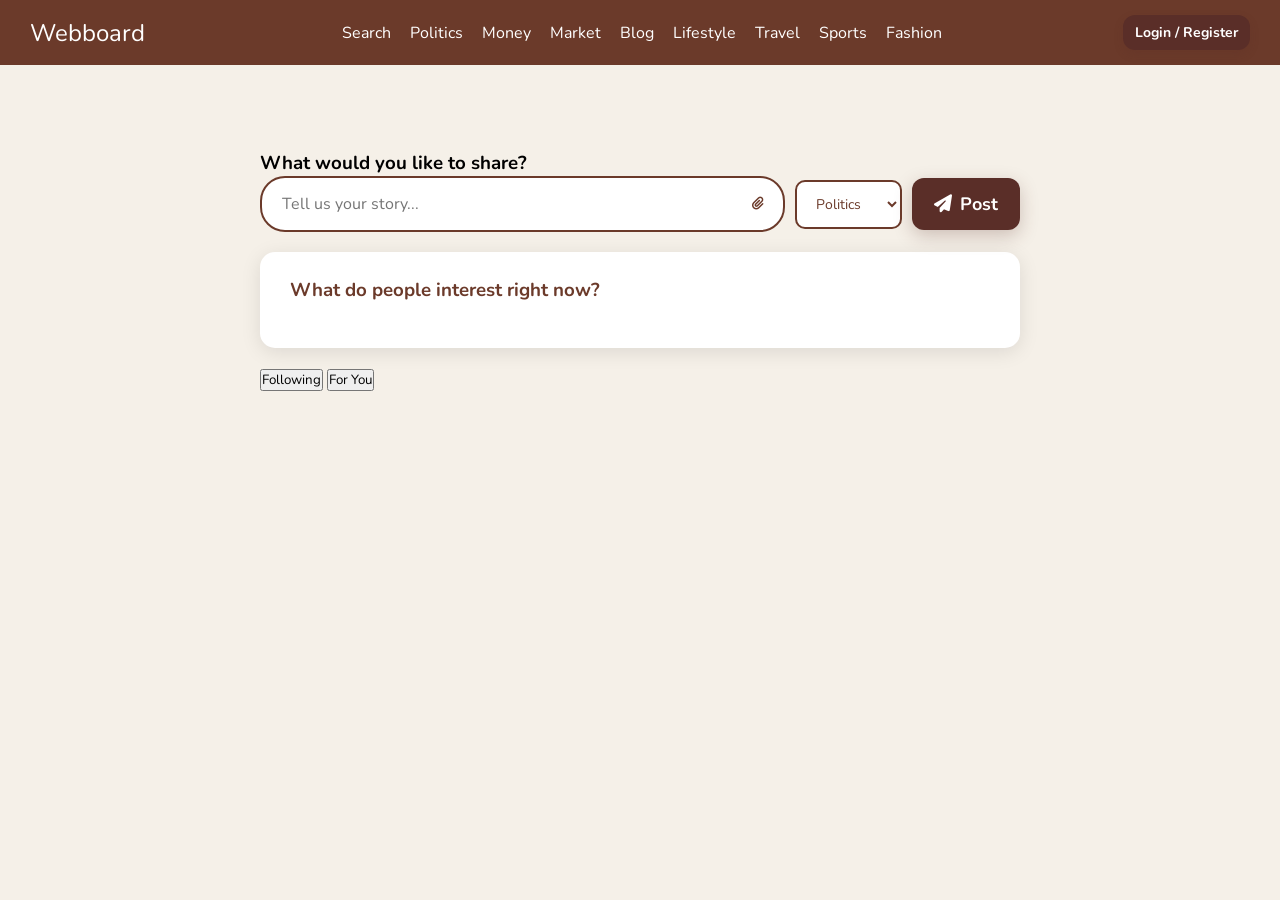
<file: index.html>
<!DOCTYPE html>
<html lang="en">
    <head>
        <meta charset="utf-8">
        <meta name="viewport" content="width=device-width,initial-scale=1">
        <title>Webboard</title>
        <link href="https://fonts.googleapis.com/css2?family=Playfair+Display:wght@400;700&family=Nunito:wght@400;600&display=swap" rel="stylesheet">
        <link href="https://fonts.googleapis.com/css2?family=Material+Symbols+Outlined" rel="stylesheet">
        <link rel="stylesheet" href="https://fonts.googleapis.com/css2?family=Material+Symbols+Outlined:opsz,wght,FILL,GRAD@20..48,100..700,0..1,-50..200&icon_names=favorite" />
        <link rel="stylesheet" href="https://cdnjs.cloudflare.com/ajax/libs/font-awesome/6.4.0/css/all.min.css" />
        <link rel="stylesheet" href="https://fonts.googleapis.com/css2?family=Material+Symbols+Outlined:opsz,wght,FILL,GRAD@20..48,100..700,0..1,-50..200&icon_names=visibility" />
        <link rel="stylesheet" href="style.css">
        <style>
            .material-symbols-outlined {
                font-variation-settings:
                'FILL' 0,
                'wght' 400,
                'GRAD' 0,
                'opsz' 24
            }
        </style>
    </head>
    <body>
        <header>
            <a href="index.html" class="brand">Webboard</a>
            <nav>
                <a href="#">Search</a>
                <a href="politics.html">Politics</a>
                <a href="#">Money</a>
                <a href="#">Market</a>
                <a href="#">Blog</a>
                <a href="#">Lifestyle</a>
                <a href="#">Travel</a>
                <a href="#">Sports</a>
                <a href="#">Fashion</a>
            </nav>
            <div class="auth-area">
                <button id="authBtn">Login / Register</button>
                <span id="loggedIndicator" style="display:none;margin-left:8px;color:#2b912b;font-weight:600;">● Logged in</span>
            </div>
        </header>
        <main>
            <div class="post-create"></div>
            <h3>What would you like to share?</h3>
            <div class="post-input-row">
                <div class="post-input-wrapper">
                    <input type="text" placeholder="Tell us your story..." class="post-input" id="postInput">
                    <button type="button" class="attach-btn" id="attachBtn" aria-label="Attach file">
                        <i class="fa-solid fa-paperclip"></i>
                    </button>
                    <input type="file" id="attachInput" style="display:none" multiple>
                </div>
                <select class="category-select">
                    <option value="Politics">Politics</option>
                    <option value="Money">Money</option>
                    <option value="Market">Market</option>
                    <option value="Blog">Blog</option>
                    <option value="Lifestyle">Lifestyle</option>
                    <option value="Travel">Travel</option>
                    <option value="Sports">Sports</option>
                    <option value="Fashion">Fashion</option>
                </select>
                <div style="display:flex;gap:8px;align-items:center">
                    <button class="post-btn" id="postBtnLive"><i class="fa-solid fa-paper-plane"></i> Post</button>
                </div>
            </div>
            <div id="fileList" class="file-list" aria-live="polite" style="margin-top:8px;font-size:0.9rem;color:#444"></div>
            <div class="trending-box">
                <h3>What do people interest right now? </h3>
                <ol id="trendingList" class="trending-list"></ol>
            </div>
            <div class="feed-section">
                <div class="feed-tabs">
                    <button class="tab-btn active">Following</button>
                    <button class="tab-btn">For You</button>
            </div>
            <div class="posts-grid" id="posts-grid">
                
            </div>
        </main>

        <!-- Share modal -->
        <div id="shareModal" style="display:none;position:fixed;inset:0;background:rgba(0,0,0,0.6);align-items:center;justify-content:center;z-index:9998;">
            <div style="position:relative;width:90%;max-width:450px;background:#fff;border-radius:12px;padding:20px;box-shadow:0 8px 24px rgba(0,0,0,0.2);">
                <button id="closeShareModal" aria-label="Close" style="position:absolute;right:12px;top:12px;background:transparent;border:none;font-size:24px;cursor:pointer;color:#999;">&times;</button>
                <h3 style="margin:0 0 16px 0;color:#3a2a1a;">Share this post</h3>
                <div style="display:flex;flex-direction:column;gap:10px;">
                    <button id="shareToUser" style="padding:10px;text-align:left;border:1px solid #ddd;border-radius:8px;background:#fff;cursor:pointer;">📤 Share to platform (mention user)</button>
                    <button id="copyUrl" style="padding:10px;text-align:left;border:1px solid #ddd;border-radius:8px;background:#fff;cursor:pointer;">🔗 Copy link</button>
                    <div style="padding-top:8px;border-top:1px solid #f0e8e0;">
                        <p style="margin:0 0 8px 0;font-size:12px;color:#777;font-weight:600;">Share on other platforms:</p>
                        <div style="display:flex;gap:8px;flex-wrap:wrap;">
                            <a id="shareTwitter" href="#" target="_blank" style="padding:8px 12px;border-radius:6px;background:#1DA1F2;color:#fff;text-decoration:none;font-size:12px;font-weight:600;">Twitter/X</a>
                            <a id="shareFacebook" href="#" target="_blank" style="padding:8px 12px;border-radius:6px;background:#1877F2;color:#fff;text-decoration:none;font-size:12px;font-weight:600;">Facebook</a>
                            <a id="shareLinkedin" href="#" target="_blank" style="padding:8px 12px;border-radius:6px;background:#0A66C2;color:#fff;text-decoration:none;font-size:12px;font-weight:600;">LinkedIn</a>
                            <a id="shareWhatsapp" href="#" target="_blank" style="padding:8px 12px;border-radius:6px;background:#25D366;color:#fff;text-decoration:none;font-size:12px;font-weight:600;">WhatsApp</a>
                            <a id="shareLine" href="#" target="_blank" style="padding:8px 12px;border-radius:6px;background:#00B900;color:#fff;text-decoration:none;font-size:12px;font-weight:600;">Line</a>
                        </div>
                    </div>
                </div>
            </div>
        </div>

        <!-- Login modal -->
        <div id="loginModal" style="display:none;position:fixed;inset:0;background:rgba(0,0,0,0.6);align-items:center;justify-content:center;z-index:9999;">
            <div style="position:relative;width:90%;max-width:500px;background:#fff;border-radius:12px;padding:20px;box-shadow:0 8px 24px rgba(0,0,0,0.2);">
                <button id="closeLoginModal" aria-label="Close" style="position:absolute;right:12px;top:12px;background:transparent;border:none;font-size:24px;cursor:pointer;color:#999;">&times;</button>
                <h3 style="margin:0 0 16px 0;color:#3a2a1a;">Please login to post</h3>
                <p style="color:#666;margin:0 0 16px 0;font-size:14px;">You need to be logged in to share your thoughts. Sign in or create an account to get started.</p>
                <div style="display:flex;flex-direction:column;gap:10px;">
                    <button id="goToLoginBtn" style="padding:12px;text-align:center;border:none;border-radius:8px;background:#6B3A2A;color:#fff;cursor:pointer;font-weight:600;font-size:14px;">Login</button>
                    <button id="goToRegisterBtn" style="padding:12px;text-align:center;border:1px solid #ddd;border-radius:8px;background:#fff;color:#6B3A2A;cursor:pointer;font-weight:600;font-size:14px;">Register</button>
                </div>
            </div>
        </div>

        <script>
            (function(){
                const attachBtn = document.getElementById('attachBtn');
                const attachInput = document.getElementById('attachInput');
                const postInput = document.getElementById('postInput');
                const postBtn = document.querySelector('.post-btn');

                const authBtn = document.getElementById('authBtn');
                const loggedIndicator = document.getElementById('loggedIndicator');
                const fileList = document.getElementById('fileList');
                let pendingPost = null;


                function updateAuthUI(){
                    const logged = (function(){ try{ return localStorage.getItem('loggedIn') === '1' }catch(e){ return false } })();
                    if(logged){
                        loggedIndicator.style.display = 'inline-block';
                        const userName = localStorage.getItem('userName'); authBtn.textContent = userName ? `Hi, ${userName}!` : 'logout';
                    } else {
                        loggedIndicator.style.display = 'none';
                        authBtn.textContent = 'Login / Register';
                    }
                }

                // Posts storage and real-time/trending logic
                const BC_NAME = 'webboard-channel';
                const storageKey = 'wb_posts';
                const bc = (window.BroadcastChannel ? new BroadcastChannel(BC_NAME) : null);

                function loadPosts(){
                    try{
                        const raw = localStorage.getItem(storageKey);
                        return raw ? JSON.parse(raw) : [];
                    }catch(e){ return []; }
                }
                function savePosts(posts){
                    try{ localStorage.setItem(storageKey, JSON.stringify(posts)); }catch(e){}
                    // notify other tabs
                    if(bc){ bc.postMessage({type:'posts-updated'}); }
                    else { try{ localStorage.setItem('wb_posts_update', Date.now().toString()); }catch(e){} }
                }

                function extractTags(text){
                    const tags = [];
                    try{
                        const re = /#(\w+)/g;
                        let m;
                        while((m = re.exec(text))){ tags.push(m[1].toLowerCase()); }
                    }catch(e){}
                    return tags;
                }

                function computeTalkAbout(p){
                    // derive talkAbout from comments and shares
                    return (p.comments||0) * 2.0 + (p.shares||0) * 1.5;
                }

                function computeScore(p){
                    // Weighted score: likes, dislikes, shares, comments, views, recency
                    const ageHours = Math.max(1, (Date.now() - p.ts) / (1000*60*60));
                    const talk = computeTalkAbout(p);
                    const activity = (p.likes||0)*3 - (p.dislikes||0)*2 + (p.shares||0)*4 + (p.comments||0)*3 + (p.views||0)*0.5 + talk * 1.0;
                    const recency = 1 / ageHours; // newer posts get higher
                    return activity * 1.0 + recency * 50;
                }

                function addPost(content, files){
                    const posts = loadPosts();
                    const post = {
                        id: 'p'+Date.now()+Math.floor(Math.random()*1000),
                        content: content || '',
                        files: files || [],
                        tags: extractTags(content||''),
                        ts: Date.now(),
                        views: 0,
                        likes: 0,
                        dislikes: 0,
                        shares: 0,
                        comments: 0,
                        commentsList: []
                    };
                    posts.push(post);
                    savePosts(posts);
                    renderAll();
                }

                function formatCount(n){ return n>=1000 ? (n/1000).toFixed(1)+'K' : String(n); }

                function timeAgo(ts){
                    const s = Math.floor((Date.now()-ts)/1000);
                    if(s<60) return s+'s';
                    const m = Math.floor(s/60); if(m<60) return m+'m';
                    const h = Math.floor(m/60); if(h<24) return h+'h';
                    const d = Math.floor(h/24); return d+'d';
                }

                const trendingListEl = document.getElementById('trendingList');
                const postsGrid = document.getElementById('posts-grid');

                function renderTrending(){
                    const posts = loadPosts();
                    // sort by score
                    posts.sort((a,b)=> computeScore(b) - computeScore(a));
                    trendingListEl.innerHTML = '';
                    const top = posts.slice(0,6);
                    top.forEach(p=>{
                        const li = document.createElement('li');
                        li.dataset.id = p.id;
                        li.innerHTML = `
                            <div style="display:flex;justify-content:space-between;align-items:center;">
                                <div style="flex:1">
                                    <div class="trend-title" style="font-weight:700;cursor:pointer;">${escapeHtml(p.content.substring(0,120) || '(no text)')}</div>
                                    <div style="font-size:12px;color:#777;margin-top:6px;">
                                        ${p.tags.map(t=>'<span style="background:#f3ece8;border-radius:10px;padding:3px 8px;margin-right:6px;font-size:11px;color:#6b3a2a;">#'+t+'</span>').join('')}
                                    </div>
                                </div>
                                <div style="text-align:right;font-size:12px;color:#999;min-width:120px;">
                                    <div><span class="material-symbols-outlined" style="vertical-align:middle;font-size:16px;color:#6B3A2A;">visibility</span> ${formatCount(p.views)} views · ${timeAgo(p.ts)}</div>
                                    <div style="margin-top:6px;"><i class="fa-regular fa-thumbs-up" style="color:#27AE60;margin-right:2px;"></i>${formatCount(p.likes||0)} <i class="fa-regular fa-thumbs-down" style="color:#E74C3C;margin-right:2px;"></i>${formatCount(p.dislikes||0)} · ${formatCount(p.comments)} 💬</i></div>
                                </div>
                            </div>
                        `;
                        trendingListEl.appendChild(li);
                    });
                }

                function escapeHtml(s){ return String(s).replace(/[&<>\"]/g, c=>({'&':'&amp;','<':'&lt;','>':'&gt;','"':'&quot;'}[c]||c)); }

                function renderPosts(){
                    const posts = loadPosts().slice().sort((a,b)=> b.ts - a.ts);
                    postsGrid.innerHTML = '';
                    posts.forEach(p=>{
                        const card = document.createElement('div');
                        card.style.background='#fff';
                        card.style.borderRadius='12px';
                        card.style.padding='12px';
                        card.style.margin='12px 0';
                        card.dataset.postId = p.id;
                        const commentsList = p.commentsList || [];
                        const isExpanded = card.dataset.expanded === 'true';
                        card.innerHTML = `
                            <div style="font-weight:700;color:#3a2a1a;">${escapeHtml(p.content)}</div>
                            <div style="font-size:12px;color:#777;margin-top:8px;">${p.tags.map(t=>'<span style="margin-right:6px;color:#6B3A2A;">#'+t+'</span>').join('')} · ${timeAgo(p.ts)} · <span class="material-symbols-outlined" style="vertical-align:middle;font-size:16px;color:#6B3A2A;">visibility</span> ${formatCount(p.views)} views</div>
                            <div style="margin-top:8px;font-size:13px;color:#444;display:flex;gap:10px;align-items:center;">
                                <div style="display:flex;align-items:center;gap:4px;">
                                    <button data-action="like-up" data-id="${p.id}" style="padding:4px 8px;border:none;background:transparent;cursor:pointer;display:flex;align-items:center;gap:4px;color:#27AE60;font-weight:600;font-size:12px;transition:transform 0.2s;">
                                        <i class="fa-regular fa-thumbs-up"></i>
                                        <span>${p.likes||0}</span>
                                    </button>
                                    <button data-action="like-down" data-id="${p.id}" style="padding:4px 8px;border:none;background:transparent;cursor:pointer;display:flex;align-items:center;gap:4px;color:#E74C3C;font-weight:600;font-size:12px;transition:transform 0.2s;">
                                        <i class="fa-regular fa-thumbs-down"></i>
                                        <span>${p.dislikes||0}</span>
                                    </button>
                                </div>
                                <button data-action="share" data-id="${p.id}">Share (${p.shares})</button>
                                <button data-action="toggle-comments" data-id="${p.id}" style="font-weight:600;color:#6B3A2A;">Comments (${p.comments})</button>
                            </div>
                            <div class="comments-section" style="display:none;margin-top:12px;padding-top:12px;border-top:1px solid #f0e8e0;">
                                <div class="comments-list" style="margin-bottom:10px;max-height:200px;overflow-y:auto;">
                                    ${commentsList.length === 0 ? '<div style="color:#999;font-size:12px;">No comments yet</div>' : commentsList.map((c,i)=>'<div style="padding:6px 0;font-size:13px;color:#444;">• '+escapeHtml(c)+'</div>').join('')}
                                </div>
                                <div style="display:flex;gap:8px;">
                                    <input type="text" class="comment-input" placeholder="Add a comment..." style="flex:1;padding:8px;border:1px solid #ddd;border-radius:6px;font-size:12px;font-family:'Nunito', sans-serif;">
                                    <button class="add-comment-btn" data-id="${p.id}" style="padding:8px 12px;background:#6B3A2A;color:#fff;border:none;border-radius:6px;cursor:pointer;font-weight:600;font-size:12px;">Post</button>
                                </div>
                            </div>
                        `;
                        postsGrid.appendChild(card);
                        // Auto-increment view count when post is displayed (once per session)
                        try{
                            const viewedKey = 'viewed_' + p.id;
                            if(!sessionStorage.getItem(viewedKey)){
                                sessionStorage.setItem(viewedKey, '1');
                                // Update views without re-rendering
                                const allPosts = loadPosts();
                                const post = allPosts.find(x=>x.id===p.id);
                                if(post){
                                    post.views = (post.views||0) + 1;
                                    savePosts(allPosts);
                                }
                            }
                        }catch(e){}
                    });
                }

                function incrementMetric(id, metric){
                    const posts = loadPosts();
                    const p = posts.find(x=>x.id===id); if(!p) return;
                    p[metric] = (p[metric]||0)+1;
                    savePosts(posts);
                    renderAll();
                }

                function renderAll(){ renderTrending(); renderPosts(); }

                // override performPost to actually add post and broadcast
                function performPost(postData){
                    const content = postData && postData.content ? postData.content : (postInput ? postInput.value : '');
                    const files = postData && postData.files ? postData.files : Array.from((attachInput && attachInput.files) || []).map(f=>f.name);
                    if(!content && files.length===0){ alert('Enter a message or attach files before posting'); return; }
                    addPost(content, files);
                    // clear input and file list
                    if(postInput) postInput.value = '';
                    if(attachInput) attachInput.value = null;
                    if(fileList) fileList.innerHTML = '';
                    alert('Your post has been published');
                }

                // listen to broadcast or storage events for real-time updates
                if(bc){ bc.onmessage = function(){ renderAll(); }; }
                window.addEventListener('storage', function(e){ if(e.key === 'wb_posts' || e.key === 'wb_posts_update') renderAll(); });

                // share modal elements and handlers
                const shareModal = document.getElementById('shareModal');
                const shareModalCloseBtn = document.getElementById('closeShareModal');
                const loginModal = document.getElementById('loginModal');
                const closeLoginModalBtn = document.getElementById('closeLoginModal');
                let activeSharePostId = null;

                function openLoginModal(){
                    loginModal.style.display = 'flex';
                }
                function closeLoginModal(){
                    loginModal.style.display = 'none';
                }

                closeLoginModalBtn.addEventListener('click', closeLoginModal);
                document.getElementById('goToLoginBtn').addEventListener('click', function(){
                    location.href = 'login.html';
                });
                document.getElementById('goToRegisterBtn').addEventListener('click', function(){
                    location.href = 'register.html';
                });

                function openShareModal(postId){
                    activeSharePostId = postId;
                    shareModal.style.display = 'flex';
                    updateShareLinks(postId);
                }
                function closeShareModal(){
                    activeSharePostId = null;
                    shareModal.style.display = 'none';
                }

                function updateShareLinks(postId){
                    const baseUrl = window.location.origin + window.location.pathname + '?postId=' + postId;
                    const posts = loadPosts();
                    const post = posts.find(x=>x.id===postId);
                    const text = (post && post.content) ? post.content.substring(0,100) : 'Check out this post';
                    document.getElementById('shareTwitter').href = 'https://twitter.com/intent/tweet?url=' + encodeURIComponent(baseUrl) + '&text=' + encodeURIComponent(text);
                    document.getElementById('shareFacebook').href = 'https://www.facebook.com/sharer/sharer.php?u=' + encodeURIComponent(baseUrl);
                    document.getElementById('shareLinkedin').href = 'https://www.linkedin.com/sharing/share-offsite/?url=' + encodeURIComponent(baseUrl);
                    document.getElementById('shareWhatsapp').href = 'https://wa.me/?text=' + encodeURIComponent(text + ' ' + baseUrl);
                    document.getElementById('shareLine').href = 'https://social-plugins.line.me/web/share?url=' + encodeURIComponent(baseUrl) + '&text=' + encodeURIComponent(text);
                }

                shareModalCloseBtn.addEventListener('click', closeShareModal);
                document.getElementById('copyUrl').addEventListener('click', function(){
                    if(!activeSharePostId) return;
                    const url = window.location.origin + window.location.pathname + '?postId=' + activeSharePostId;
                    navigator.clipboard.writeText(url).then(()=>{
                        alert('Link copied to clipboard!');
                    }).catch(()=>{ alert('Failed to copy link'); });
                });
                document.getElementById('shareToUser').addEventListener('click', function(){
                    if(!activeSharePostId) return;
                    const user = prompt('Enter username to share with:');
                    if(!user) return;
                    const posts = loadPosts();
                    const post = posts.find(x=>x.id===activeSharePostId); if(!post) return;
                    post.shares = (post.shares||0) + 1;
                    savePosts(posts);
                    renderAll();
                    alert('Shared with @' + user + '!');
                    closeShareModal();
                });

                // delegate clicks in posts-grid (view/share/toggle-comments/add comment)
                postsGrid.addEventListener('click', function(ev){
                    const btn = ev.target.closest('button'); if(!btn) return;
                    const action = btn.dataset.action; const id = btn.dataset.id;
                    if(!id || !action) return;
                    
                    const logged = (function(){ try{ return localStorage.getItem('loggedIn') === '1' }catch(err){ return false } })();
                    
                    if(action === 'like-up'){
                        if(!logged){ openLoginModal(); return; }
                        const posts = loadPosts();
                        const post = posts.find(x=>x.id===id); if(!post) return;
                        post.likes = (post.likes||0) + 1;
                        savePosts(posts);
                        renderAll();
                    }
                    else if(action === 'like-down'){
                        if(!logged){ openLoginModal(); return; }
                        const posts = loadPosts();
                        const post = posts.find(x=>x.id===id); if(!post) return;
                        post.dislikes = (post.dislikes||0) + 1;
                        savePosts(posts);
                        renderAll();
                    }
                    else if(action === 'share'){ openShareModal(id); }
                    else if(action === 'toggle-comments'){
                        if(!logged){ openLoginModal(); return; }
                        const card = document.querySelector(`[data-post-id="${id}"]`);
                        if(!card) return;
                        const section = card.querySelector('.comments-section');
                        if(section.style.display === 'none'){
                            section.style.display = 'block';
                        } else {
                            section.style.display = 'none';
                        }
                    }
                });

                // add comment handler
                postsGrid.addEventListener('click', function(ev){
                    if(ev.target.classList.contains('add-comment-btn')){
                        const logged = (function(){ try{ return localStorage.getItem('loggedIn') === '1' }catch(err){ return false } })();
                        if(!logged){ openLoginModal(); return; }
                        
                        const btn = ev.target;
                        const id = btn.dataset.id;
                        const input = btn.parentElement.querySelector('.comment-input');
                        const text = (input.value||'').trim();
                        if(!text) return;
                        const posts = loadPosts();
                        const p = posts.find(x=>x.id===id); if(!p) return;
                        p.comments = (p.comments||0) + 1;
                        p.commentsList = p.commentsList || [];
                        p.commentsList.push(text);
                        savePosts(posts);
                        renderAll();
                    }
                });

                // clicking trending title increments views
                trendingListEl.addEventListener('click', function(ev){
                    const li = ev.target.closest('li'); if(!li) return;
                    const id = li.dataset.id; if(!id) return; incrementMetric(id, 'views');
                });

                // periodically update time labels
                setInterval(function(){ renderTrending(); renderPosts(); }, 30000);

                // initial render
                renderAll();

                if(attachBtn && attachInput){
                    attachBtn.addEventListener('click', function(){
                        attachInput.click();
                    });
                    attachInput.addEventListener('change', function(e){
                        const files = Array.from(e.target.files || []);
                        fileList.innerHTML = '';
                        const names = [];
                        files.forEach(f => {
                            names.push(f.name);
                            const span = document.createElement('span');
                            span.textContent = f.name;
                            span.style.display = 'inline-block';
                            span.style.background = '#f1f1f1';
                            span.style.borderRadius = '12px';
                            span.style.padding = '4px 8px';
                            span.style.marginRight = '6px';
                            span.style.marginTop = '4px';
                            fileList.appendChild(span);
                        });
                        // reflect filenames in the text input for visibility
                        if(postInput){
                            postInput.value = postInput.value ? postInput.value + ' [' + names.join(',') + ']' : '[' + names.join(',') + ']';
                        }
                    });
                }

                if(postBtn){
                    postBtn.addEventListener('click', function(e){
                        const logged = (function(){ try{ return localStorage.getItem('loggedIn') === '1' }catch(err){ return false } })();
                        if(!logged){
                            openLoginModal();
                        } else {
                            performPost();
                        }
                    });
                }

                // quick test post button (for algorithm testing)
                // REMOVED - no longer needed for basic functionality

                if(authBtn){
                    authBtn.addEventListener('click', function(){
                        const logged = (function(){ try{ return localStorage.getItem('loggedIn') === '1' }catch(e){ return false } })();
                        if(!logged){
                            location.href = 'login.html';
                        } else {
                            try{ localStorage.removeItem('loggedIn'); }catch(e){}
                            updateAuthUI();
                            alert('You have been logged out.');
                        }
                    });
                }



                // receive messages from iframe (login.html) when login completes
                window.addEventListener('message', function(ev){
                    try{
                        const data = ev.data || {};
                        if(data && data.type === 'login-success'){
                            try{ localStorage.setItem('loggedIn','1'); }catch(e){}
                            updateAuthUI();
                            closeLoginModal();
                            // automatically perform pending post if any
                            if(pendingPost){
                                performPost(pendingPost);
                                pendingPost = null;
                            } else {
                                alert('Login successful — you can now post.');
                            }
                        }
                    }catch(e){/* ignore */}
                });

                // initialize UI on load
                document.addEventListener('DOMContentLoaded', updateAuthUI);
            })();
        </script>
        <script src="script.js"></script>
    </body>
</html>
</file>
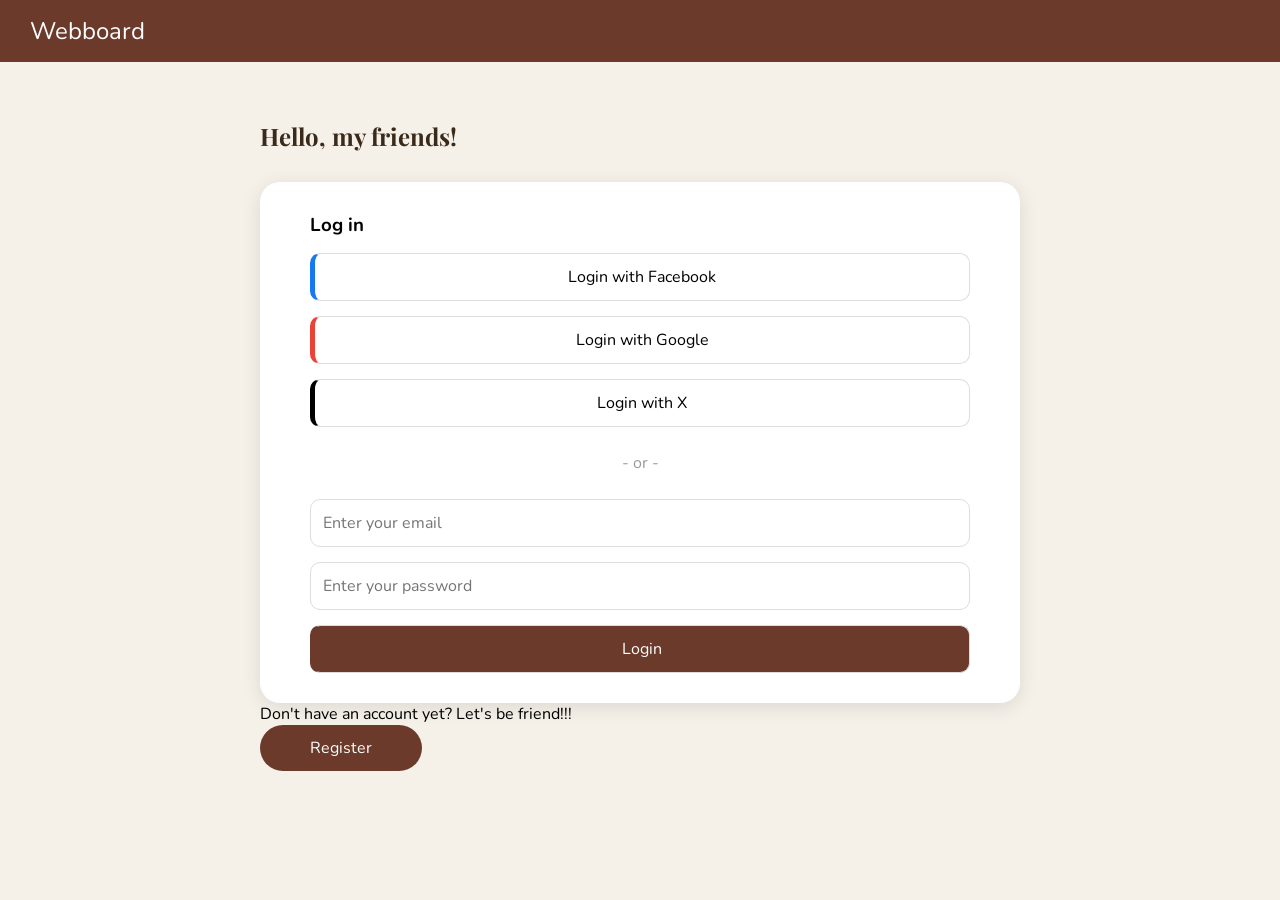
<file: login.html>
<!DOCTYPE html>
<html>
    <head>
        <title>Login - Webboard</title>
        <link href="https://fonts.googleapis.com/css2?family=Playfair+Display:wght@400;700&family=Nunito:wght@400;600&display=swap" rel="stylesheet">
        <link rel="stylesheet" href="style.css">
        <meta charset="UTF-8">
        <title>Login</title>
    </head>
    <script>
    function loginWithFacebook(){
        FB.login(function(response){
            if(response.authResponse){
               FB.api('/me', {fields: 'name'}, function(userInfo){
                    alert('Welcome ' + userInfo.name + '!');
                    localStorage.setItem('user', JSON.stringify(userInfo));
                    localStorage.setItem('userName', userInfo.name);
                    localStorage.setItem('loggedIn', '1');
                    
                    //Check if user has set username before
                    const hasUsername =
                localStorage.getItem('customUsername');
                    if (hasUsername) {
                        window.location.href = 'index.html';
                    } else {
                        window.location.href = 'register-step2.html?method=facebook&name=' + userInfo.name; 
                    }
               })
            } else {
               alert('Login cancelled.');
            }
        }, {scope: 'public_profile'});
    }
    </script>
    <script>
function loginWithGoogle(){
    const clientId = '492222516321-5mlcb3bjf5kd75iqt6cep3g4e9fpdbsq.apps.googleusercontent.com';
    const redirectUri = encodeURIComponent('https://natthanicha1207.github.io/Webboard/login.html');
    const scope = encodeURIComponent('profile email');
    window.location.href = `https://accounts.google.com/o/oauth2/v2/auth?client_id=${clientId}&redirect_uri=${redirectUri}&response_type=token&scope=${scope}`;
}

// Handle redirect back from Google
if(window.location.hash.includes('access_token')){
    const token = new URLSearchParams(window.location.hash.slice(1)).get('access_token');
    fetch('https://www.googleapis.com/oauth2/v3/userinfo?access_token=' + token)
        .then(r => r.json())
        .then(user => {
            localStorage.setItem('loggedIn', '1');
            localStorage.setItem('userName', user.name);
            localStorage.setItem('userAvatar', user.picture);
            localStorage.setItem('loginMethod', 'google');

const hasUsername = localStorage.getItem('customUsername');
if(hasUsername){
    window.location.href = 'index.html';
} else {
    window.location.href = 'register-step2.html?method=google&name=' + user.name;
}
         });
}
</script>
    <body>
        <header>
            <a href="index.html" class="brand">Webboard</a>
        </header>

        <main class="login-page">
            <h2>Hello, my friends!</h2>

            <!-- use the existing .login-box style instead of duplicating the login-page class -->
            <div class="login-box">
                <h3>Log in</h3>
                <button class="social-btn facebook" onclick="loginWithFacebook()">Login with Facebook</button>
                <script async defer crossorigin="anonymous"
                    src="https://connect.facebook.net/en_US/sdk.js"></script>
                <script>
                window.fbAsyncInit=function() {
                    FB.init({
                        appId: '1669271767766961',
                        cookie: true,
                        xfbml: true,
                        version: 'v19.0'
                    });
                }
                </script>
                <button class="social-btn google" onclick="loginWithGoogle()">Login with Google</button>
                <button class="social-btn X" onclick="showLoginPopup('X')">Login with X</button>

                <div class="divider">- or -</div>
                
                <input type="email" id="loginEmail" placeholder="Enter your email" class="login-input">
                <input type="password" id="loginPassword" placeholder="Enter your password" class="login-input">
                <button class="social-btn email-btn" onclick="loginWithEmail()">Login</button>
            </div>

            <p>Don't have an account yet? Let's be friend!!!</p>
            <a href="register.html"><button class="register-btn">Register</button></a>
        </main>

        <!-- Modal popup for social login -->
        <div id="loginModal" class="modal" style="display:none;">
            <div class="modal-content">
                <span class="close" onclick="closeLoginPopup()">&times;</span>
                <h2 id="modalTitle">Login</h2>
                <p id="modalMsg">Redirecting to platform login...</p>
                <button class="register-btn" onclick="completeLogin()">Continue</button>
            </div>
        </div>

        <script>
            function showLoginPopup(platform){
                document.getElementById('modalTitle').textContent = 'Login with ' + platform;
                document.getElementById('modalMsg').textContent = 'You will be redirected to ' + platform + ' to log in. After authentication, you will return to Webboard.';
                document.getElementById('loginModal').style.display = 'flex';
                window.loginPlatform = platform;
            }

            function closeLoginPopup(){
                document.getElementById('loginModal').style.display = 'none';
            }

            function completeLogin(){
                // Mark logged-in state and notify parent (if embedded)
                try{ localStorage.setItem('loggedIn','1'); }catch(e){}
                if(window.parent && window.parent !== window){
                    window.parent.postMessage({type:'login-success'}, '*');
                }
                alert('Welcome back! You have successfully logged in with ' + window.loginPlatform);
                closeLoginPopup();
                location.href = 'index.html';
            }

            function loginWithEmail(){
                const email = document.getElementById('loginEmail').value.trim();
                const pwd = document.getElementById('loginPassword').value;
                if(!email || !pwd){ alert('Please enter both email and password'); return; }
                try{ localStorage.setItem('loggedIn','1'); }catch(e){}
                if(window.parent && window.parent !== window){
                    window.parent.postMessage({type:'login-success'}, '*');
                }
                alert('Welcome back! You have successfully logged in.');
                location.href = 'index.html';
            }
        </script>

    </body>
</html>
</file>
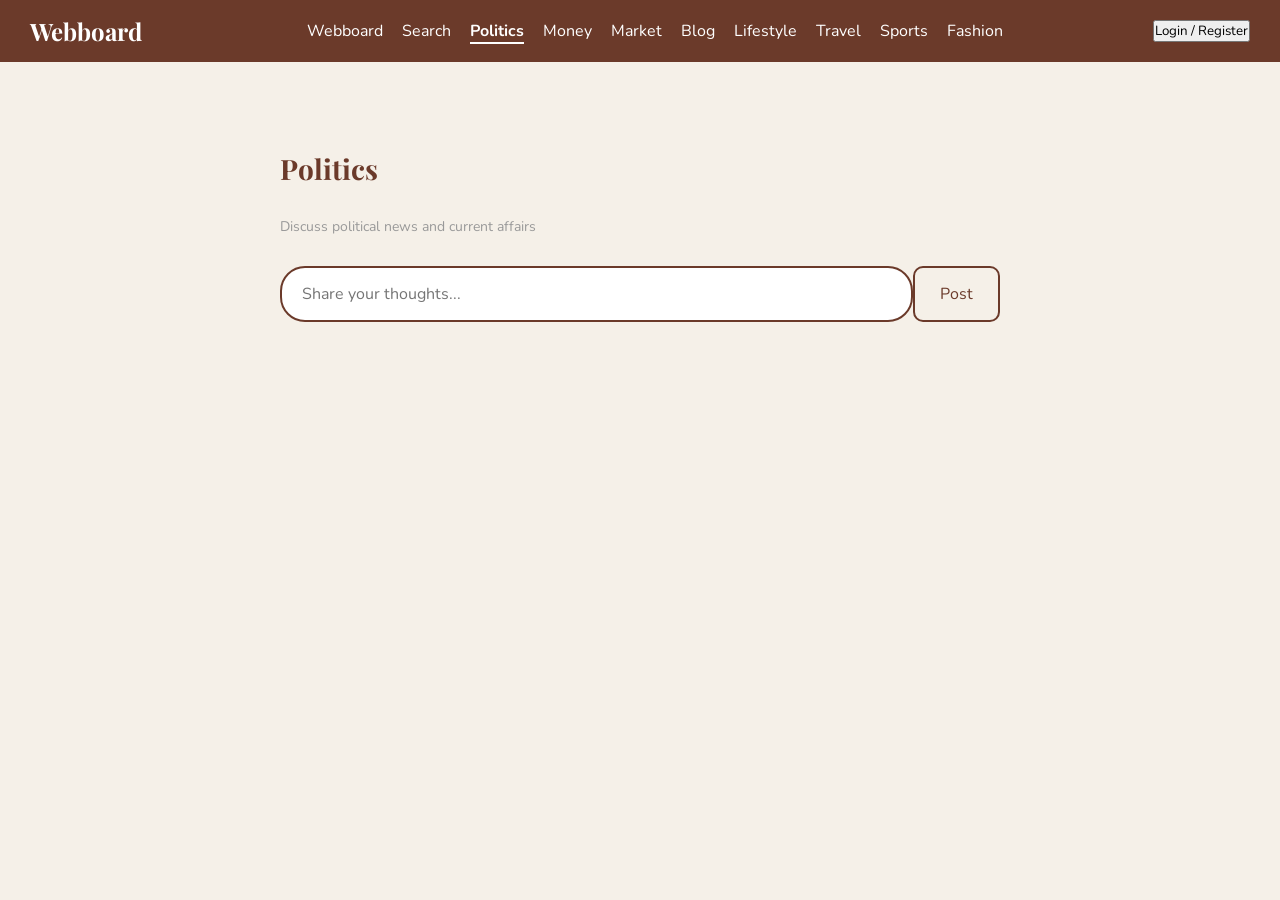
<file: politics.html>
<!DOCTYPE html>
<html>
    <head>
        <title>Politics - Webboard</title>
        <link href="https://fonts.googleapis.com/css2?family=Playfair+Display:wght@400;700&family=Nunito:wght@400;600&display=swap" rel="stylesheet">
        <link rel="stylesheet" href="style.css">
    </head>
    <body>

        <header>
            <h1 onclick="location.href='index.html'" style="cursor:pointer;">Webboard</h1>
            <nav>
                <a href="index.html">Webboard</a>
                <a href="#">Search</a>
                <a href="politics.html" class="active">Politics</a>
                <a href="#">Money</a>
                <a href="#">Market</a>
                <a href="#">Blog</a>
                <a href="#">Lifestyle</a>
                <a href="#">Travel</a>
                <a href="#">Sports</a>
                <a href="#">Fashion</a>
            </nav>
            <button onclick="location.href='login.html'">Login / Register</button>
        </header>

        <main>
            <div class="category-header">
                <h2>Politics</h2>
                <p>Discuss political news and current affairs</p>
            </div>

            <div class="post-create">
                <div class="post-input-row">
                    <div class="post-input-wrapper">
                        <input type="text" placeholder="Share your thoughts..." class="post-input"/>
                        <button class="submit-btn" onclick="addPost()">Post</button>
                    </div>
            </div>

            <div class="posts-lists" id="posts-lists">
            </div>
        </main>

        <script src="category.js"></script>
    </body>
</html>
</file>
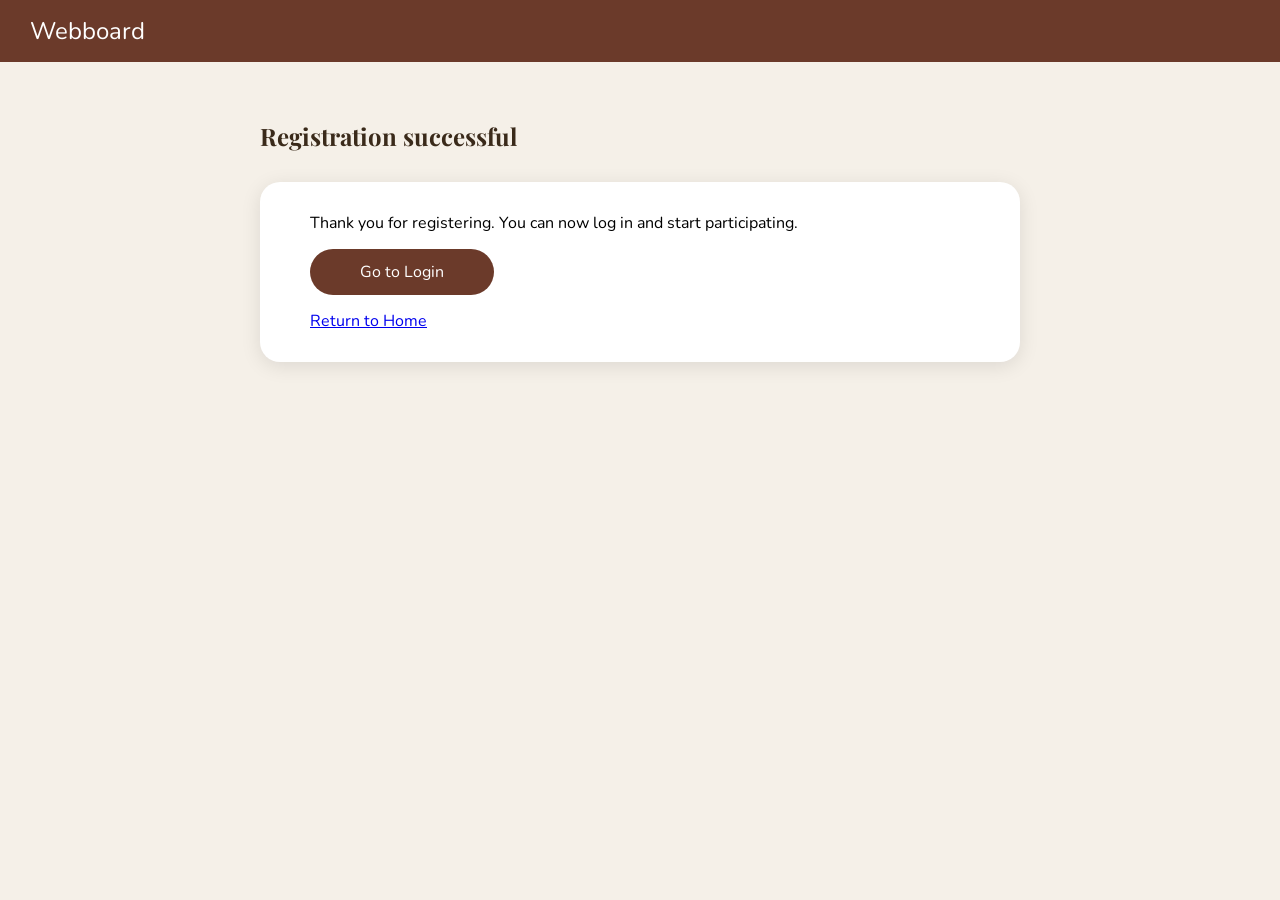
<file: register-success.html>
<!DOCTYPE html>
<html>
    <head>
        <meta charset="utf-8">
        <meta name="viewport" content="width=device-width,initial-scale=1">
        <title>Registration Successful - Webboard</title>
        <link href="https://fonts.googleapis.com/css2?family=Playfair+Display:wght@400;700&family=Nunito:wght@400;600&display=swap" rel="stylesheet">
        <link rel="stylesheet" href="style.css">
    </head>
    <body>
        <header>
            <a href="index.html" class="brand">Webboard</a>
        </header>

        <main>
            <h2>Registration successful</h2>
            <div class="login-box">
                <p>Thank you for registering. You can now log in and start participating.</p>
                <a href="login.html"><button class="register-btn">Go to Login</button></a>
                <p><a href="index.html">Return to Home</a></p>
            </div>
        </main>
    </body>
</html>
</file>
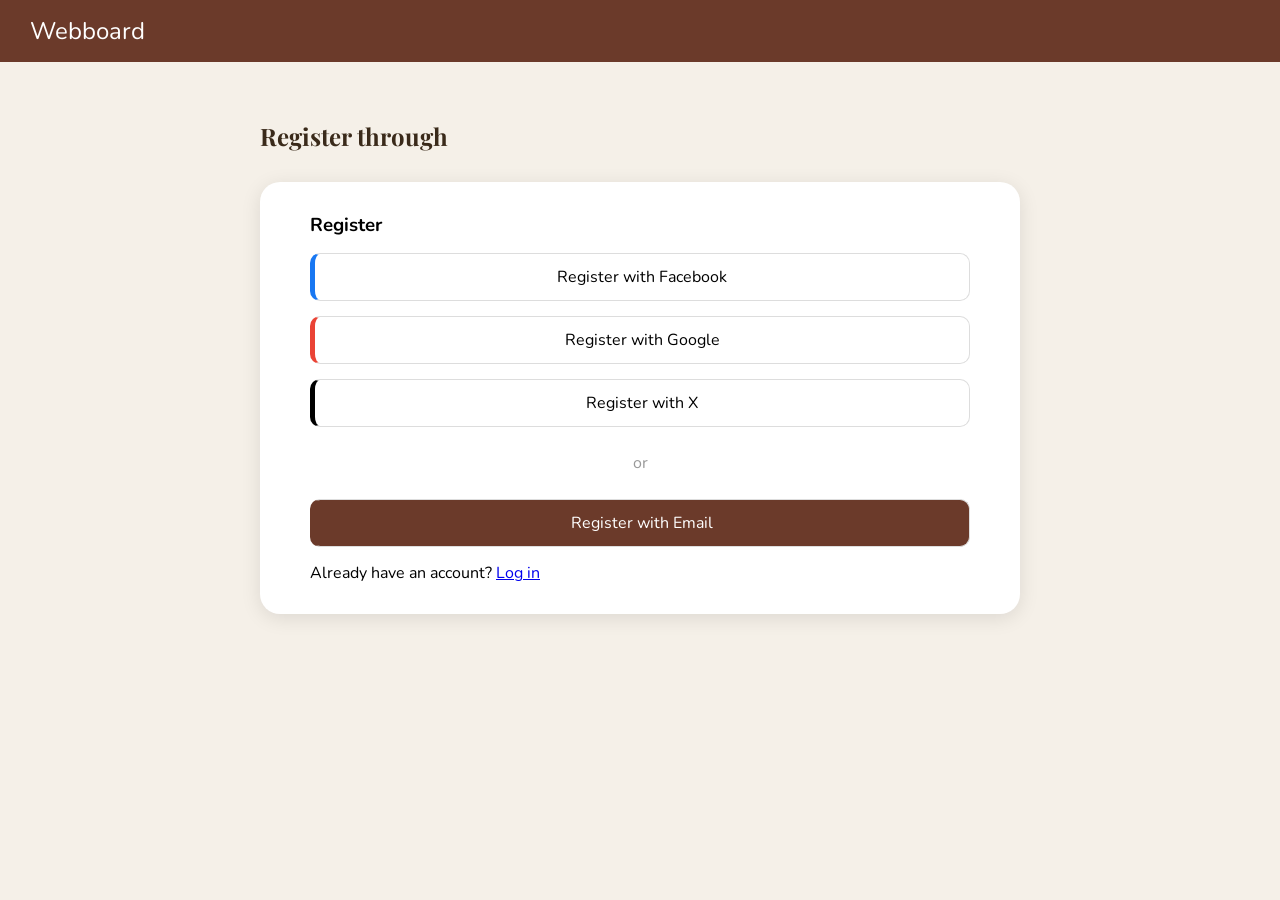
<file: register.html>
<!DOCTYPE html>
<html>
    <head>
        <meta charset="utf-8">
        <meta name="viewport" content="width=device-width,initial-scale=1">
        <title>Register - Webboard</title>
        <link href="https://fonts.googleapis.com/css2?family=Playfair+Display:wght@400;700&family=Nunito:wght@400;600&display=swap" rel="stylesheet">
        <link rel="stylesheet" href="style.css">
    </head>
    <body>
        <header>
            <a href="index.html" class="brand">Webboard</a>
        </header>

        <main>
            <h2>Register through</h2>

            <div class="login-box">
                <h3>Register</h3>

                <button class="social-btn facebook" onclick="location.href='register-step2.html?method=facebook'">Register with Facebook</button>
                <script async defer crossorigin="anonymous"
                    src="https://connect.facebook.net/en_US/sdk.js"></script>
                <script>
                window.fbAsyncInit=function() {
                    FB.init({
                        appId: '1669271767766961',
                        cookie: true,
                        xfbml: true,
                        version: 'v19.0'
                    });
                }
                </script>
                <button class="social-btn google" onclick="location.href='register-step2.html?method=google'">Register with Google</button>
                <button class="social-btn X" onclick="location.href='register-step2.html?method=x'">Register with X</button>

                <div class="divider">or</div>

                <button class="social-btn email-btn" onclick="location.href='register-step2.html?method=email'">Register with Email</button>

                <p>Already have an account? <a href="login.html">Log in</a></p>
            </div>
        </main>
    </body>
</html>
</file>
<file: style.css>
*{
    margin: 0;
    padding: 0;
    box-sizing: border-box;
}

body{
    font-family: 'Nunito', sans-serif;
    background: #f5f0e8;
}

h1, h2 {
    font-family: 'Playfair Display', serif;
}

header{
    background: #6B3A2A;
    padding: 15px 30px;
    display: flex;
    align-items: center;
    justify-content: space-between;
    /* keep the header visible at all times */
    position: fixed;
    top: 0;
    left: 0;
    width: 100%;
    z-index: 1000;
}

header h1{
    color: #fff;
    font-size: 24px;
}
header .brand{
    color: #fff;
    font-size: 24px;
    text-decoration: none;
}

nav a{
    color: #fff;
    text-decoration: none;
    margin-left: 15px;
    font-family: 'Nunito', sans-serif;
}

button{
    cursor: pointer;
    font-family: 'Nunito', sans-serif;
}
main {
    max-width: 800px;
    /* remove huge top margin that was pushing content off screen */
    margin: 0 auto;
    /* add top padding so content isn’t hidden behind the fixed header */
    padding: 120px 20px 20px;
}

h2 {
    margin-bottom: 30px;
    color: #3a2a1a;
}

.login-form {
    display: flex;
    flex-direction: column;
    align-items: center;
    justify-content: center;
    min-height: 80vh;
    gap: 20px;
}
.login-box {
    background: #fff;
    padding: 30px 50px;
    border-radius: 20px;
    display: flex;
    flex-direction: column;
    gap: 15px;
    box-shadow: 0 4px 20px rgba(0, 0, 0, 0.1);
    min-width: 35%;
}

.social-btn {
    padding: 12px;
    border-radius: 10px;
    border: 1px solid #ddd;
    background: white;
    font-family: 'Nunito', sans-serif;
    font-size: 16px;
    cursor: pointer;
    width: 100%;
}

.facebook { border-left: 5px solid #1877F2;}
.google { border-left: 5px solid #EA4335;}
.X { border-left: 5px solid black;}

.login-input {
    padding: 12px;
    border-radius: 10px;
    border: 1px solid #ddd;
    font-family: 'Nunito', sans-serif;
    font-size: 16px;
    width: 100%;
}

.email-btn {
    border-left: 5px solid #6B3A2A;
    background-color: #6B3A2A;
    color: white;
}

.divider {
    text-align: center;
    color: #999;
    margin: 10px 0;
}

.register-btn {
    background-color: #6B3A2A;
    color: #fff;
    border: none;
    padding: 12px 50px;
    border-radius: 25px;
    font-family: 'Nunito', sans-serif;
    font-size: 16px;
    cursor: pointer;
}

/* Modal popup styles */
.modal {
    display: none;
    position: fixed;
    z-index: 2000;
    left: 0;
    top: 0;
    width: 100%;
    height: 100%;
    background-color: rgba(0, 0, 0, 0.4);
    align-items: center;
    justify-content: center;
}

.modal-content {
    background-color: #fff;
    padding: 30px 40px;
    border-radius: 15px;
    box-shadow: 0 4px 20px rgba(0, 0, 0, 0.2);
    max-width: 400px;
    text-align: center;
    position: relative;
}

.modal-content h2 {
    color: #3a2a1a;
    margin-bottom: 15px;
}

.modal-content p {
    color: #666;
    margin-bottom: 20px;
    font-size: 14px;
}

.close {
    position: absolute;
    right: 15px;
    top: 10px;
    font-size: 28px;
    font-weight: bold;
    color: #999;
    cursor: pointer;
}

.close:hover {
    color: #333;
}
.post-create {
    max-width: 900px;
    margin: 30px auto;
    padding: 0 20px;
}

.post-create h3 {
    color: #3a2a1a;
    margin-bottom: 15px;
}

.post-input-row {
    display: flex;
    gap: 10px;
    align-items: center;
}

.post-input-wrapper {
    position: relative;
    flex: 1;
    display: flex;
    align-items: center;
}

/* material symbol default styling */
.material-symbols-outlined {
  font-variation-settings:
  'FILL' 0,
  'wght' 400,
  'GRAD' 0,
  'opsz' 24;
}

.post-input {
    width: 100%;
    padding: 15px 56px 15px 20px; /* room for inside attach button */
    border-radius: 25px;
    border: 2px solid #6B3A2A;
    font-family: 'Nunito', sans-serif;
    font-size: 16px;
    outline: none;
}

.material-symbols-outlined {
  font-variation-settings:
  'FILL' 0,
  'wght' 400,
  'GRAD' 0,
  'opsz' 24
}

/* attach icon inside input */
.attach-btn{
        position:absolute;
        right:8px;
        top:50%;
        transform:translateY(-50%);
        width:38px;
        height:38px;
        border-radius:50%;
        border:none;
        background:transparent;
        display:inline-flex;
        align-items:center;
        justify-content:center;
        color:#6B3A2A;
        cursor:pointer;
}
.attach-btn .material-symbols-outlined{ font-size:20px }

.category-select {
    padding: 12px 15px;
    border-radius: 10px;
    border: 2px solid #6B3A2A;
    font-family: 'Nunito', sans-serif;
    font-size: 14px;
    background: white;
    color: #6B3A2A;
    cursor: pointer;
}

.file-list span{ display:inline-block }

.submit-btn {
    padding: 15px 25px;
    background: none;
    border: 2px solid #6B3A2A;
    border-radius: 10px;
    color: #6B3A2A;
    font-family: 'Nunito', sans-serif;
    font-size: 16px;
    cursor: pointer;
    white-space: nowrap;
}

/* Prominent Post button style */
.post-btn{
    display:inline-flex;
    align-items:center;
    gap:8px;
    padding:14px 22px;
    background:#5A2E28; /* dark red-brown */
    color:#fff;
    border: none;
    border-radius:12px;
    font-size:18px;
    font-weight:700;
    box-shadow: 0 6px 18px rgba(90,46,40,0.25);
}
.post-btn .material-symbols-outlined{
    font-variation-settings: 'wght' 600;
    transform: translateY(1px);
    font-size:20px;
}
.post-btn:hover{ filter:brightness(0.95); }

/* auth button in header: same color/shape as .post-btn but keep compact size */
#authBtn{
    background:#5A2E28; /* same dark red-brown */
    color:#fff;
    border:none;
    border-radius:12px;
    font-weight:700;
    box-shadow: 0 4px 10px rgba(90,46,40,0.18);
    padding:8px 12px; /* small size to keep fitting in header */
    font-size:14px;
    display:inline-flex;
    align-items:center;
    gap:6px;
}
#authBtn:hover{ filter:brightness(0.95); }

.trending-box {
    max-width: 900px;
    margin: 20px auto;
    padding: 25px 30px;
    background: #fff;
    border-radius: 15px;
    box-shadow: 0 4px 20px rgba(0, 0, 0, 0.1);
}
.trending-box h3 {
    color: #6B3A2A;
    margin-bottom: 20px;
}

.trending-List {
    List-style: none;
    padding: 0;
    counter-reset: trending;
}

.trending-List li {
   counter-increment: trending;
   display: flex;
   flex-direction: column;
   padding: 12px 0;
    border-bottom: 1px solid #f0e8e0;
}

.trending-List li:before {
    content: counter(trending);
    font-size: 24px;
    font-weight: bold;
    color: #ddd;
    font-family: 'Playfair Display', serif;
}

.trend-title {
    font-weight: 600;
    color: #3a2a1a;
    margin: 5px 0;
}

.trend-meta {
    font-size: 12px;
    color: #999;
}   

.category-header {
    max-width: 900px;
    margin: 30px auto 10px;
    padding: 0 20px;
}

.category-header h2 {
    font-size: 28px;
    color: #6B3A2A;
}

.category-header p {
    color: #999;
    font-size: 14px;
}

.posts-list {
    max-width: 900px;
    margin: 20px auto;
    padding: 0 20px;
    display: flex;
    flex-direction: column;
    gap: 15px;
}

.reddit-post {
    background: #fff;
    padding: 20px;
    border-radius: 15px;
    box-shadow: 0 2px 10px rgba(0, 0, 0, 0.8);
}

.reddit-post-header {
    display: flex;
    align-items: center;
    gap: 10px;
    margin-bottom: 10px;
}

.reddit-post-text {
    font-size: 16px;
    color: #3a2a1a;
    margin-bottom: 15px;
    line-height: 1.6;
}

.reddit-post-actions {
    display: flex;
    gap: 10px;
}

.reddit-post-actions button {
    padding: 6px 12px;
    border-radius: 20px;
    border: 1px solid #ddd;
    background: none;
    font-size: 13px;
    cursor: pointer;
    color: #666;
}

.reddit-post-actions button:hover {
    background: #f5f0e8;
}

nav a.active {
    font-weight: bold;
    border-bottom: 2px solid #fff;
}
</file>
